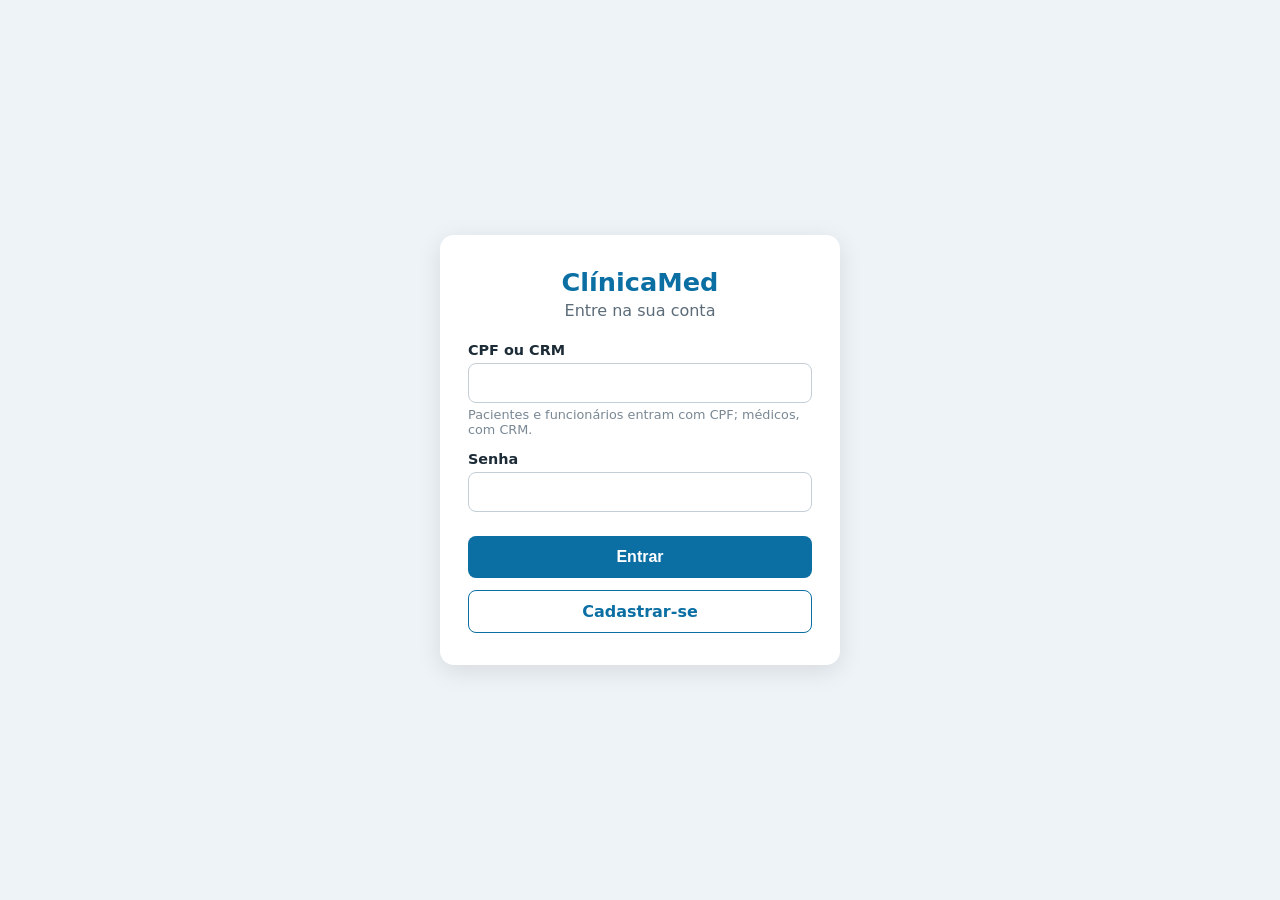
<file: clinicamed/target/classes/static/index.html>
<!DOCTYPE html>
<html lang="pt-BR">
<head>
    <meta charset="UTF-8">
    <meta name="viewport" content="width=device-width, initial-scale=1">
    <title>ClínicaMed - Login</title>
    <style>
        * { box-sizing: border-box; }
        body { margin: 0; font-family: system-ui, -apple-system, "Segoe UI", sans-serif; background: #eef3f8; color: #1c2b36;
               display: flex; align-items: center; justify-content: center; min-height: 100vh; padding: 24px 12px; }
        .cartao { background: #fff; width: 100%; max-width: 400px; padding: 32px 28px; border-radius: 14px; box-shadow: 0 6px 24px rgba(0,0,0,.10); }
        h1 { margin: 0 0 4px; font-size: 1.6rem; color: #0b6fa4; text-align: center; }
        .sub { margin: 0 0 22px; color: #5b6b78; text-align: center; }
        label { display: block; margin: 14px 0 5px; font-weight: 600; font-size: .9rem; }
        input { width: 100%; padding: 10px 12px; border: 1px solid #c4ced6; border-radius: 8px; font-size: 1rem; }
        input:focus { outline: 2px solid #0b6fa4; border-color: transparent; }
        button { width: 100%; margin-top: 24px; padding: 12px; border: 0; border-radius: 8px; background: #0b6fa4; color: #fff;
                 font-size: 1rem; font-weight: 600; cursor: pointer; }
        button:hover { background: #095a86; }
        .cadastrar { display: block; margin-top: 12px; padding: 11px; text-align: center; border: 1px solid #0b6fa4; border-radius: 8px;
                     color: #0b6fa4; text-decoration: none; font-weight: 600; }
        .cadastrar:hover { background: #eaf4fa; }
        .dica { font-size: .8rem; color: #7a8894; margin-top: 4px; }
    </style>
</head>
<body>
<main class="cartao">
    <h1>ClínicaMed</h1>
    <p class="sub">Entre na sua conta</p>

    <form method="post" action="/api/login">
        <label for="usuario">CPF ou CRM</label>
        <input type="text" id="usuario" name="usuario" maxlength="20" autocomplete="username" required>
        <div class="dica">Pacientes e funcionários entram com CPF; médicos, com CRM.</div>

        <label for="senha">Senha</label>
        <input type="password" id="senha" name="senha" autocomplete="current-password" required>

        <button type="submit">Entrar</button>
    </form>

    <a class="cadastrar" href="/escolhaPerfil.html">Cadastrar-se</a>
</main>
</body>
</html>
</file>
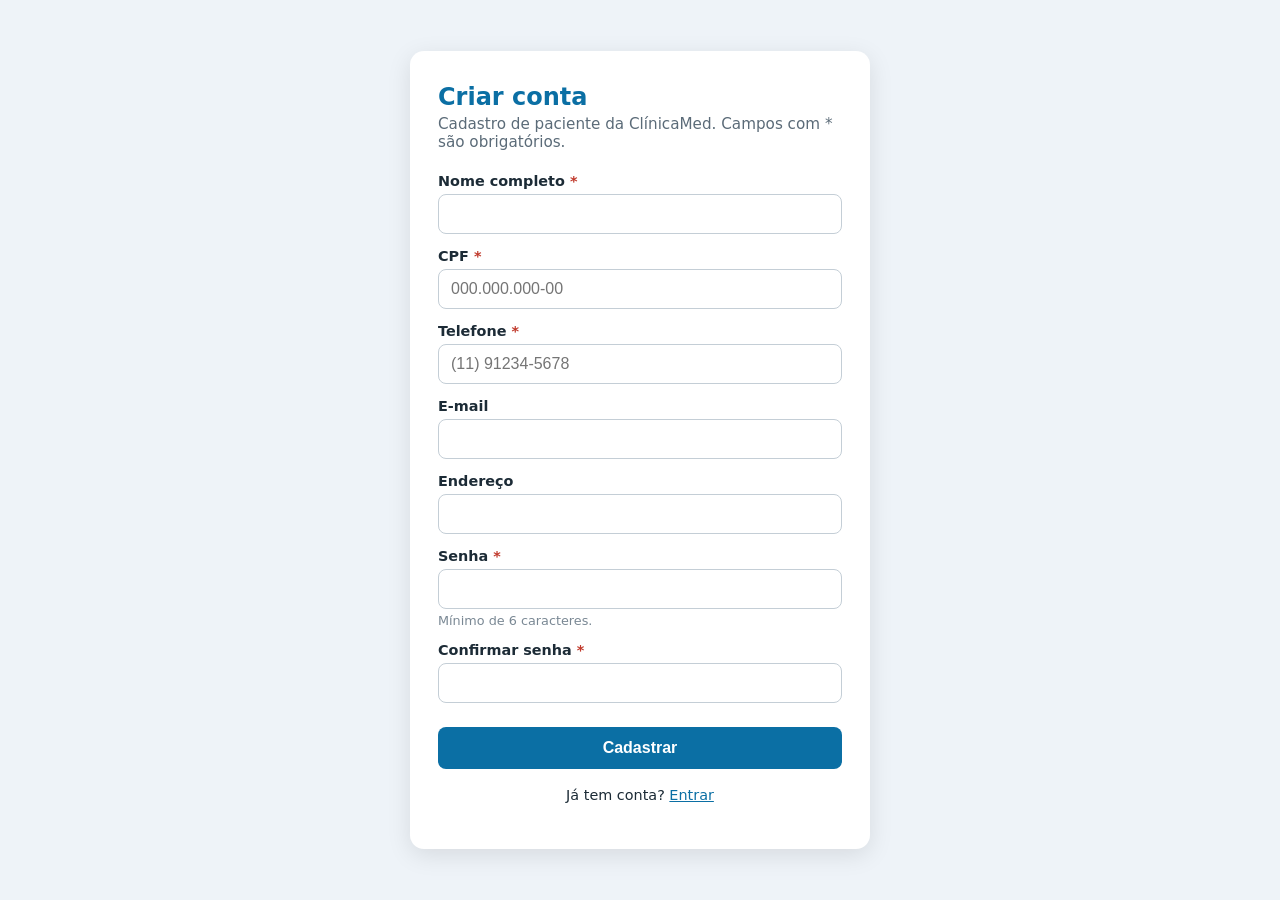
<file: clinicamed/target/classes/static/cadastro.html>
<!DOCTYPE html>
<html lang="pt-BR">
<head>
    <meta charset="UTF-8">
    <meta name="viewport" content="width=device-width, initial-scale=1">
    <title>ClínicaMed - Cadastro</title>
    <style>
        * { box-sizing: border-box; }
        body {
            margin: 0;
            font-family: system-ui, -apple-system, "Segoe UI", sans-serif;
            background: #eef3f8;
            color: #1c2b36;
            display: flex;
            align-items: center;
            justify-content: center;
            min-height: 100vh;
            padding: 24px 12px;
        }
        .cartao {
            background: #fff;
            width: 100%;
            max-width: 460px;
            padding: 32px 28px;
            border-radius: 14px;
            box-shadow: 0 6px 24px rgba(0, 0, 0, .10);
        }
        h1 { margin: 0 0 4px; font-size: 1.5rem; color: #0b6fa4; }
        .sub { margin: 0 0 22px; color: #5b6b78; font-size: .95rem; }
        label { display: block; margin: 14px 0 5px; font-weight: 600; font-size: .9rem; }
        .obrig::after { content: " *"; color: #c0392b; }
        input {
            width: 100%;
            padding: 10px 12px;
            border: 1px solid #c4ced6;
            border-radius: 8px;
            font-size: 1rem;
        }
        input:focus { outline: 2px solid #0b6fa4; border-color: transparent; }
        .dica { font-size: .8rem; color: #7a8894; margin-top: 4px; }
        button {
            width: 100%;
            margin-top: 24px;
            padding: 12px;
            border: 0;
            border-radius: 8px;
            background: #0b6fa4;
            color: #fff;
            font-size: 1rem;
            font-weight: 600;
            cursor: pointer;
        }
        button:hover { background: #095a86; }
        .rodape { text-align: center; margin-top: 18px; font-size: .9rem; }
        .rodape a { color: #0b6fa4; }
    </style>
</head>
<body>
<main class="cartao">
    <h1>Criar conta</h1>
    <p class="sub">Cadastro de paciente da ClínicaMed. Campos com * são obrigatórios.</p>

    <form method="post" action="/api/cadastro/paciente">
        <label class="obrig" for="nome">Nome completo</label>
        <input type="text" id="nome" name="nome" maxlength="100" required autocomplete="name">

        <label class="obrig" for="cpf">CPF</label>
        <input type="text" id="cpf" name="cpf" inputmode="numeric" maxlength="14"
               pattern="(\d{3}\.?\d{3}\.?\d{3}-?\d{2})" placeholder="000.000.000-00"
               title="Digite os 11 números do CPF" required>

        <label class="obrig" for="telefone">Telefone</label>
        <input type="tel" id="telefone" name="telefone" maxlength="20"
               placeholder="(11) 91234-5678" required autocomplete="tel">

        <label for="email">E-mail</label>
        <input type="email" id="email" name="email" maxlength="100" autocomplete="email">

        <label for="endereco">Endereço</label>
        <input type="text" id="endereco" name="endereco" maxlength="200" autocomplete="street-address">

        <label class="obrig" for="senha">Senha</label>
        <input type="password" id="senha" name="senha" minlength="6" required autocomplete="new-password">
        <div class="dica">Mínimo de 6 caracteres.</div>

        <label class="obrig" for="senha2">Confirmar senha</label>
        <input type="password" id="senha2" name="senha2" minlength="6" required autocomplete="new-password">

        <button type="submit">Cadastrar</button>
    </form>

    <p class="rodape">Já tem conta? <a href="/index.html">Entrar</a></p>
</main>
</body>
</html>
</file>
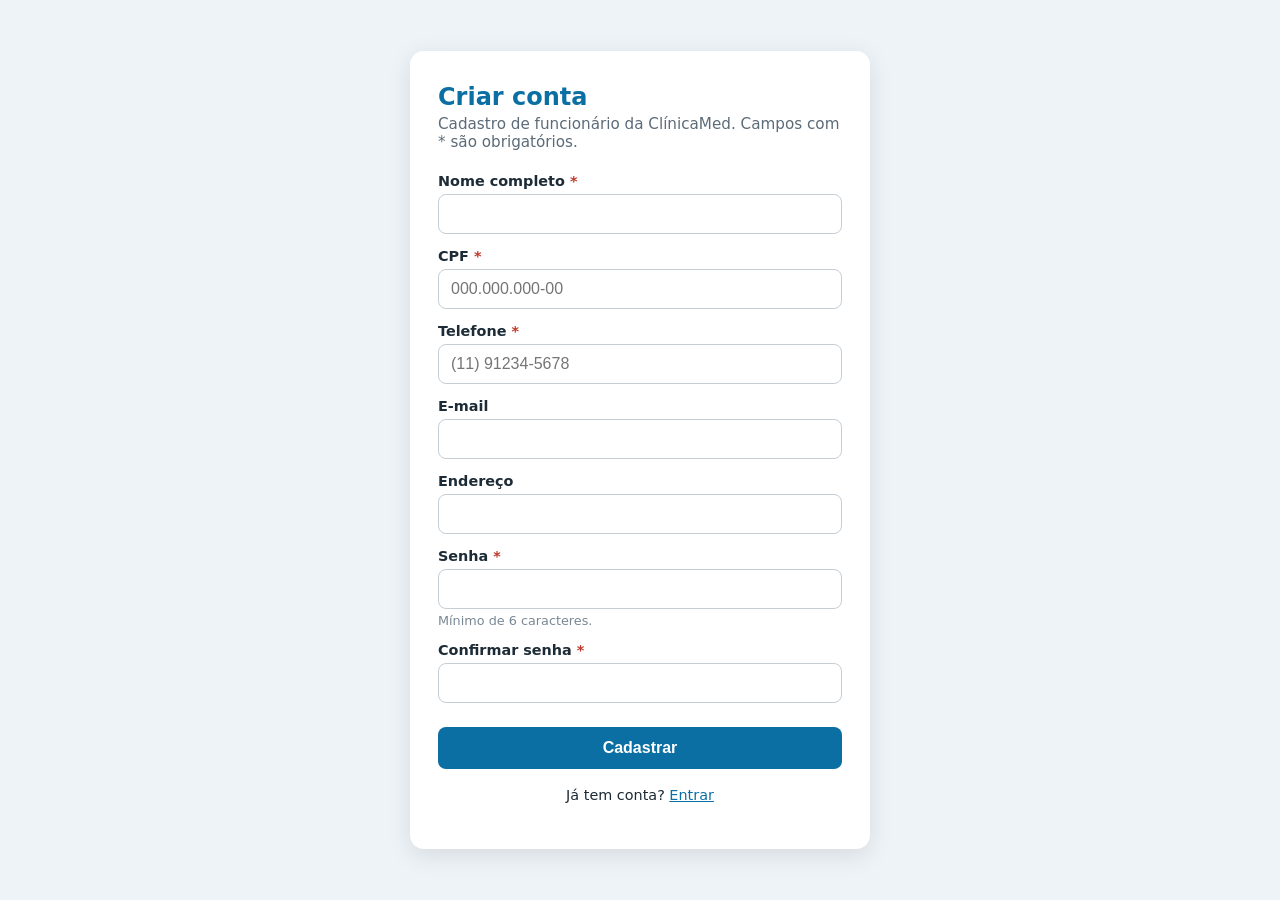
<file: clinicamed/target/classes/static/cadastroFuncionario.html>
<!DOCTYPE html>
<html lang="pt-BR">
<head>
    <meta charset="UTF-8">
    <meta name="viewport" content="width=device-width, initial-scale=1">
    <title>ClínicaMed - Cadastro de funcionário</title>
    <style>
        * { box-sizing: border-box; }
        body {
            margin: 0;
            font-family: system-ui, -apple-system, "Segoe UI", sans-serif;
            background: #eef3f8;
            color: #1c2b36;
            display: flex;
            align-items: center;
            justify-content: center;
            min-height: 100vh;
            padding: 24px 12px;
        }
        .cartao {
            background: #fff;
            width: 100%;
            max-width: 460px;
            padding: 32px 28px;
            border-radius: 14px;
            box-shadow: 0 6px 24px rgba(0, 0, 0, .10);
        }
        h1 { margin: 0 0 4px; font-size: 1.5rem; color: #0b6fa4; }
        .sub { margin: 0 0 22px; color: #5b6b78; font-size: .95rem; }
        label { display: block; margin: 14px 0 5px; font-weight: 600; font-size: .9rem; }
        .obrig::after { content: " *"; color: #c0392b; }
        input {
            width: 100%;
            padding: 10px 12px;
            border: 1px solid #c4ced6;
            border-radius: 8px;
            font-size: 1rem;
        }
        input:focus { outline: 2px solid #0b6fa4; border-color: transparent; }
        .dica { font-size: .8rem; color: #7a8894; margin-top: 4px; }
        button {
            width: 100%;
            margin-top: 24px;
            padding: 12px;
            border: 0;
            border-radius: 8px;
            background: #0b6fa4;
            color: #fff;
            font-size: 1rem;
            font-weight: 600;
            cursor: pointer;
        }
        button:hover { background: #095a86; }
        .rodape { text-align: center; margin-top: 18px; font-size: .9rem; }
        .rodape a { color: #0b6fa4; }
    </style>
</head>
<body>
<main class="cartao">
    <h1>Criar conta</h1>
    <p class="sub">Cadastro de funcionário da ClínicaMed. Campos com * são obrigatórios.</p>

    <form method="post" action="/api/cadastro/funcionario">
        <label class="obrig" for="nome">Nome completo</label>
        <input type="text" id="nome" name="nome" maxlength="100" required autocomplete="name">

        <label class="obrig" for="cpf">CPF</label>
        <input type="text" id="cpf" name="cpf" inputmode="numeric" maxlength="14"
               pattern="(\d{3}\.?\d{3}\.?\d{3}-?\d{2})" placeholder="000.000.000-00"
               title="Digite os 11 números do CPF" required>

        <label class="obrig" for="telefone">Telefone</label>
        <input type="tel" id="telefone" name="telefone" maxlength="20"
               placeholder="(11) 91234-5678" required autocomplete="tel">

        <label for="email">E-mail</label>
        <input type="email" id="email" name="email" maxlength="100" autocomplete="email">

        <label for="endereco">Endereço</label>
        <input type="text" id="endereco" name="endereco" maxlength="200" autocomplete="street-address">

        <label class="obrig" for="senha">Senha</label>
        <input type="password" id="senha" name="senha" minlength="6" required autocomplete="new-password">
        <div class="dica">Mínimo de 6 caracteres.</div>

        <label class="obrig" for="senha2">Confirmar senha</label>
        <input type="password" id="senha2" name="senha2" minlength="6" required autocomplete="new-password">

        <button type="submit">Cadastrar</button>
    </form>

    <p class="rodape">Já tem conta? <a href="/index.html">Entrar</a></p>
</main>
</body>
</html>
</file>
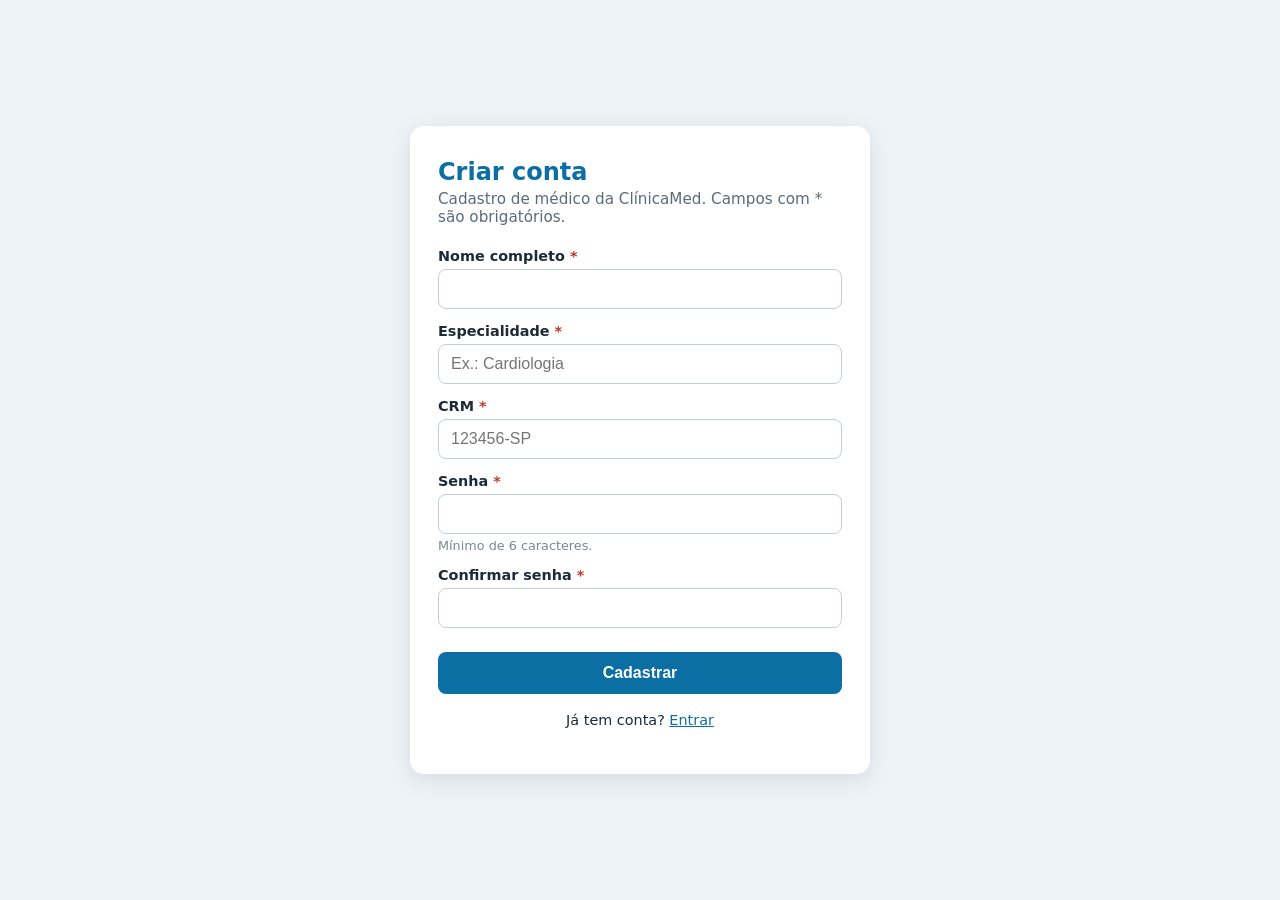
<file: clinicamed/target/classes/static/cadastroMedico.html>
<!DOCTYPE html>
<html lang="pt-BR">
<head>
    <meta charset="UTF-8">
    <meta name="viewport" content="width=device-width, initial-scale=1">
    <title>ClínicaMed - Cadastro de médico</title>
    <style>
        * { box-sizing: border-box; }
        body {
            margin: 0;
            font-family: system-ui, -apple-system, "Segoe UI", sans-serif;
            background: #eef3f8;
            color: #1c2b36;
            display: flex;
            align-items: center;
            justify-content: center;
            min-height: 100vh;
            padding: 24px 12px;
        }
        .cartao {
            background: #fff;
            width: 100%;
            max-width: 460px;
            padding: 32px 28px;
            border-radius: 14px;
            box-shadow: 0 6px 24px rgba(0, 0, 0, .10);
        }
        h1 { margin: 0 0 4px; font-size: 1.5rem; color: #0b6fa4; }
        .sub { margin: 0 0 22px; color: #5b6b78; font-size: .95rem; }
        label { display: block; margin: 14px 0 5px; font-weight: 600; font-size: .9rem; }
        .obrig::after { content: " *"; color: #c0392b; }
        input {
            width: 100%;
            padding: 10px 12px;
            border: 1px solid #c4ced6;
            border-radius: 8px;
            font-size: 1rem;
        }
        input:focus { outline: 2px solid #0b6fa4; border-color: transparent; }
        .dica { font-size: .8rem; color: #7a8894; margin-top: 4px; }
        button {
            width: 100%;
            margin-top: 24px;
            padding: 12px;
            border: 0;
            border-radius: 8px;
            background: #0b6fa4;
            color: #fff;
            font-size: 1rem;
            font-weight: 600;
            cursor: pointer;
        }
        button:hover { background: #095a86; }
        .rodape { text-align: center; margin-top: 18px; font-size: .9rem; }
        .rodape a { color: #0b6fa4; }
    </style>
</head>
<body>
<main class="cartao">
    <h1>Criar conta</h1>
    <p class="sub">Cadastro de médico da ClínicaMed. Campos com * são obrigatórios.</p>

    <form method="post" action="/api/cadastro/medico">
        <label class="obrig" for="nome">Nome completo</label>
        <input type="text" id="nome" name="nome" maxlength="100" required autocomplete="name">

        <label class="obrig" for="especialidade">Especialidade</label>
        <input type="text" id="especialidade" name="especialidade" maxlength="100" placeholder="Ex.: Cardiologia" required>

        <label class="obrig" for="crm">CRM</label>
        <input type="text" id="crm" name="crm" maxlength="20" placeholder="123456-SP" required>

        <label class="obrig" for="senha">Senha</label>
        <input type="password" id="senha" name="senha" minlength="6" required autocomplete="new-password">
        <div class="dica">Mínimo de 6 caracteres.</div>

        <label class="obrig" for="senha2">Confirmar senha</label>
        <input type="password" id="senha2" name="senha2" minlength="6" required autocomplete="new-password">

        <button type="submit">Cadastrar</button>
    </form>

    <p class="rodape">Já tem conta? <a href="/index.html">Entrar</a></p>
</main>
</body>
</html>
</file>
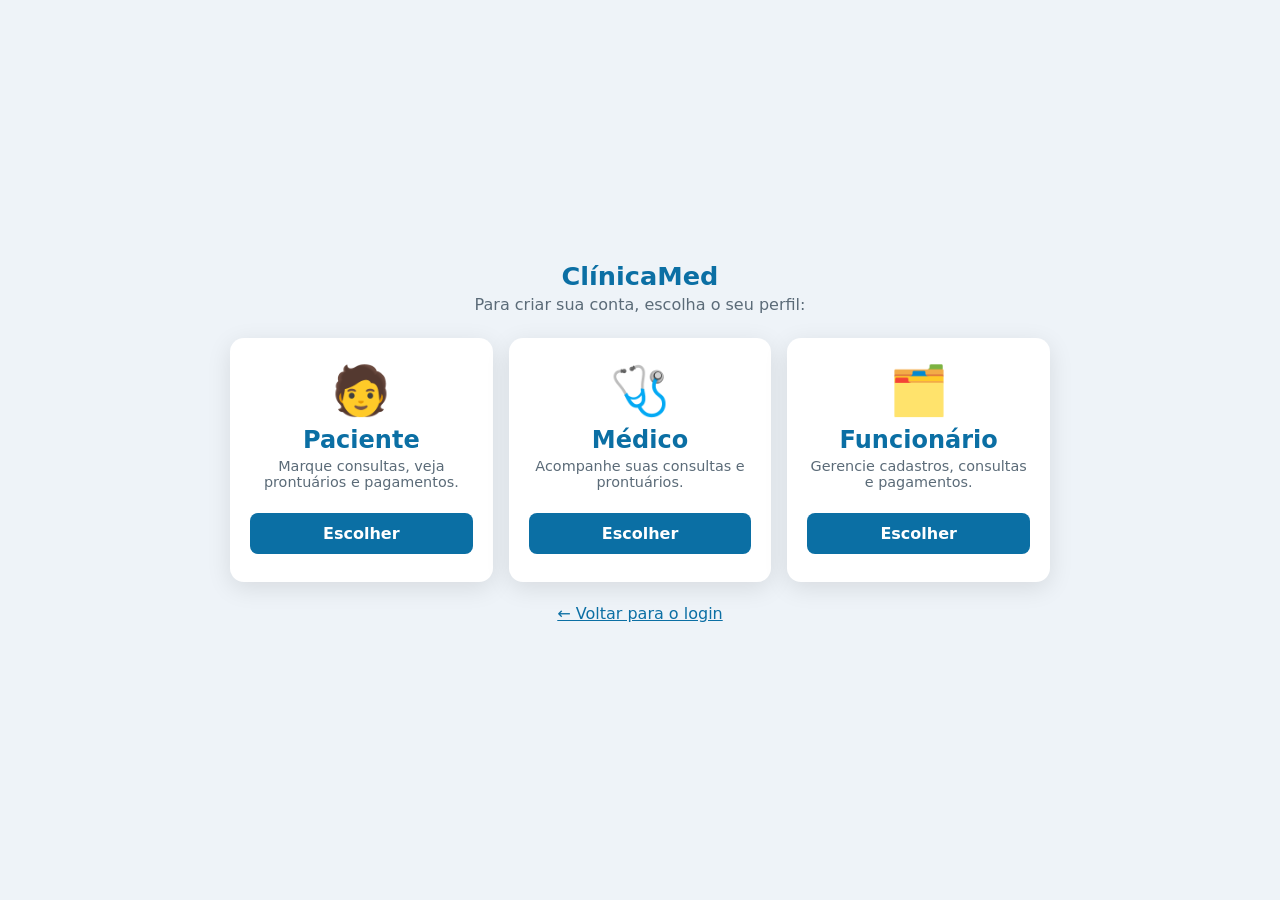
<file: clinicamed/target/classes/static/escolhaPerfil.html>
<!DOCTYPE html>
<html lang="pt-BR">
<head>
    <meta charset="UTF-8">
    <meta name="viewport" content="width=device-width, initial-scale=1">
    <title>ClínicaMed - Escolha seu perfil</title>
    <style>
        * { box-sizing: border-box; }
        body { margin: 0; font-family: system-ui, -apple-system, "Segoe UI", sans-serif; background: #eef3f8; color: #1c2b36;
               display: flex; align-items: center; justify-content: center; min-height: 100vh; padding: 24px 12px; }
        h1 { margin: 0 0 4px; font-size: 1.6rem; color: #0b6fa4; text-align: center; }
        .sub { margin: 0 0 24px; color: #5b6b78; text-align: center; }
        a { color: #0b6fa4; }
        main { width: 100%; max-width: 820px; }
        .grade { display: grid; grid-template-columns: repeat(auto-fit, minmax(220px, 1fr)); gap: 16px; }
        .card { background: #fff; border-radius: 14px; padding: 28px 20px; text-align: center; box-shadow: 0 6px 24px rgba(0,0,0,.10); }
        .icone { font-size: 3rem; line-height: 1; }
        .card h2 { margin: 12px 0 4px; color: #0b6fa4; }
        .card p { margin: 0 0 18px; color: #5b6b78; font-size: .9rem; min-height: 2.6em; }
        .btn { display: block; padding: 11px; border-radius: 8px; text-decoration: none; font-weight: 600; margin-top: 8px; }
        .entrar { background: #0b6fa4; color: #fff; }
        .entrar:hover { background: #095a86; }
        .criar { border: 1px solid #0b6fa4; color: #0b6fa4; }
        .criar:hover { background: #eaf4fa; }
    </style>
</head>
<body>
<main>
    <h1>ClínicaMed</h1>
    <p class="sub">Para criar sua conta, escolha o seu perfil:</p>
    <div class="grade">
        <section class="card">
            <div class="icone">🧑</div>
            <h2>Paciente</h2>
            <p>Marque consultas, veja prontuários e pagamentos.</p>
            <a class="btn entrar" href="/cadastro.html">Escolher</a>
        </section>
        <section class="card">
            <div class="icone">🩺</div>
            <h2>Médico</h2>
            <p>Acompanhe suas consultas e prontuários.</p>
            <a class="btn entrar" href="/cadastroMedico.html">Escolher</a>
        </section>
        <section class="card">
            <div class="icone">🗂️</div>
            <h2>Funcionário</h2>
            <p>Gerencie cadastros, consultas e pagamentos.</p>
            <a class="btn entrar" href="/cadastroFuncionario.html">Escolher</a>
        </section>
    </div>
    <p style="text-align:center;margin-top:22px"><a href="/index.html">&larr; Voltar para o login</a></p>
</main>
</body>
</html>
</file>
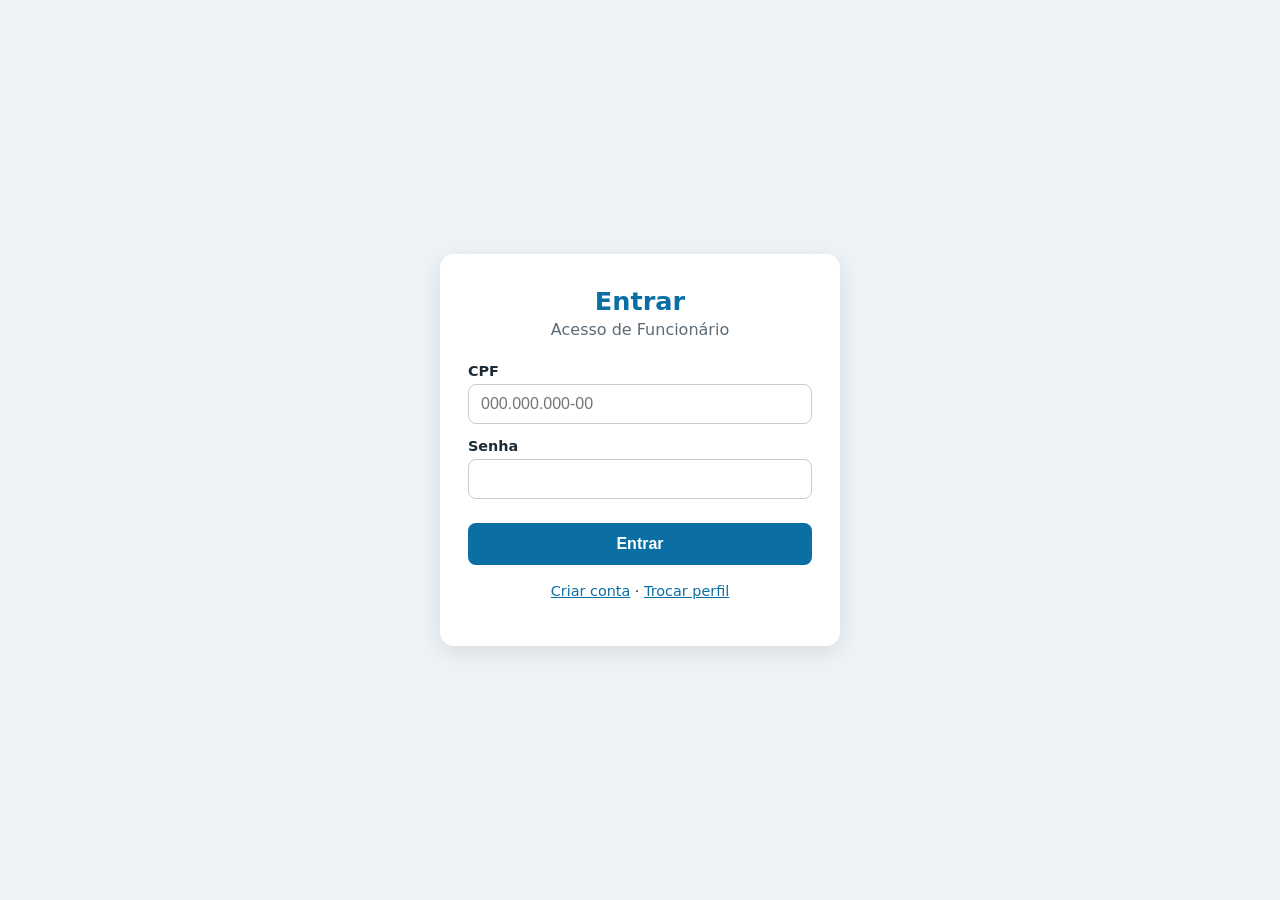
<file: clinicamed/target/classes/static/loginFuncionario.html>
<!DOCTYPE html>
<html lang="pt-BR">
<head>
    <meta charset="UTF-8">
    <meta name="viewport" content="width=device-width, initial-scale=1">
    <title>ClínicaMed - Entrar como Funcionário</title>
    <style>
        * { box-sizing: border-box; }
        body { margin: 0; font-family: system-ui, -apple-system, "Segoe UI", sans-serif; background: #eef3f8; color: #1c2b36;
               display: flex; align-items: center; justify-content: center; min-height: 100vh; padding: 24px 12px; }
        h1 { margin: 0 0 4px; font-size: 1.6rem; color: #0b6fa4; text-align: center; }
        .sub { margin: 0 0 24px; color: #5b6b78; text-align: center; }
        a { color: #0b6fa4; }
        .cartao { background: #fff; width: 100%; max-width: 400px; padding: 32px 28px; border-radius: 14px; box-shadow: 0 6px 24px rgba(0,0,0,.10); }
        label { display: block; margin: 14px 0 5px; font-weight: 600; font-size: .9rem; }
        input { width: 100%; padding: 10px 12px; border: 1px solid #c4ced6; border-radius: 8px; font-size: 1rem; }
        input:focus { outline: 2px solid #0b6fa4; border-color: transparent; }
        button { width: 100%; margin-top: 24px; padding: 12px; border: 0; border-radius: 8px; background: #0b6fa4; color: #fff;
                 font-size: 1rem; font-weight: 600; cursor: pointer; }
        button:hover { background: #095a86; }
        .rodape { text-align: center; margin-top: 18px; font-size: .9rem; }
    </style>
</head>
<body>
    <main class="cartao">
        <h1>Entrar</h1>
        <p class="sub">Acesso de Funcionário</p>

        <form method="post" action="/api/login">
            <input type="hidden" name="perfil" value="FUNCIONARIO">

            <label for="usuario">CPF</label>
            <input type="text" id="usuario" name="usuario" inputmode="numeric" maxlength="14" placeholder="000.000.000-00" autocomplete="username" required>

            <label for="senha">Senha</label>
            <input type="password" id="senha" name="senha" required autocomplete="current-password">

            <button type="submit">Entrar</button>
        </form>

        <p class="rodape"><a href="/cadastroFuncionario.html">Criar conta</a> &middot; <a href="/escolhaPerfil.html">Trocar perfil</a></p>
    </main>
</body>
</html>
</file>
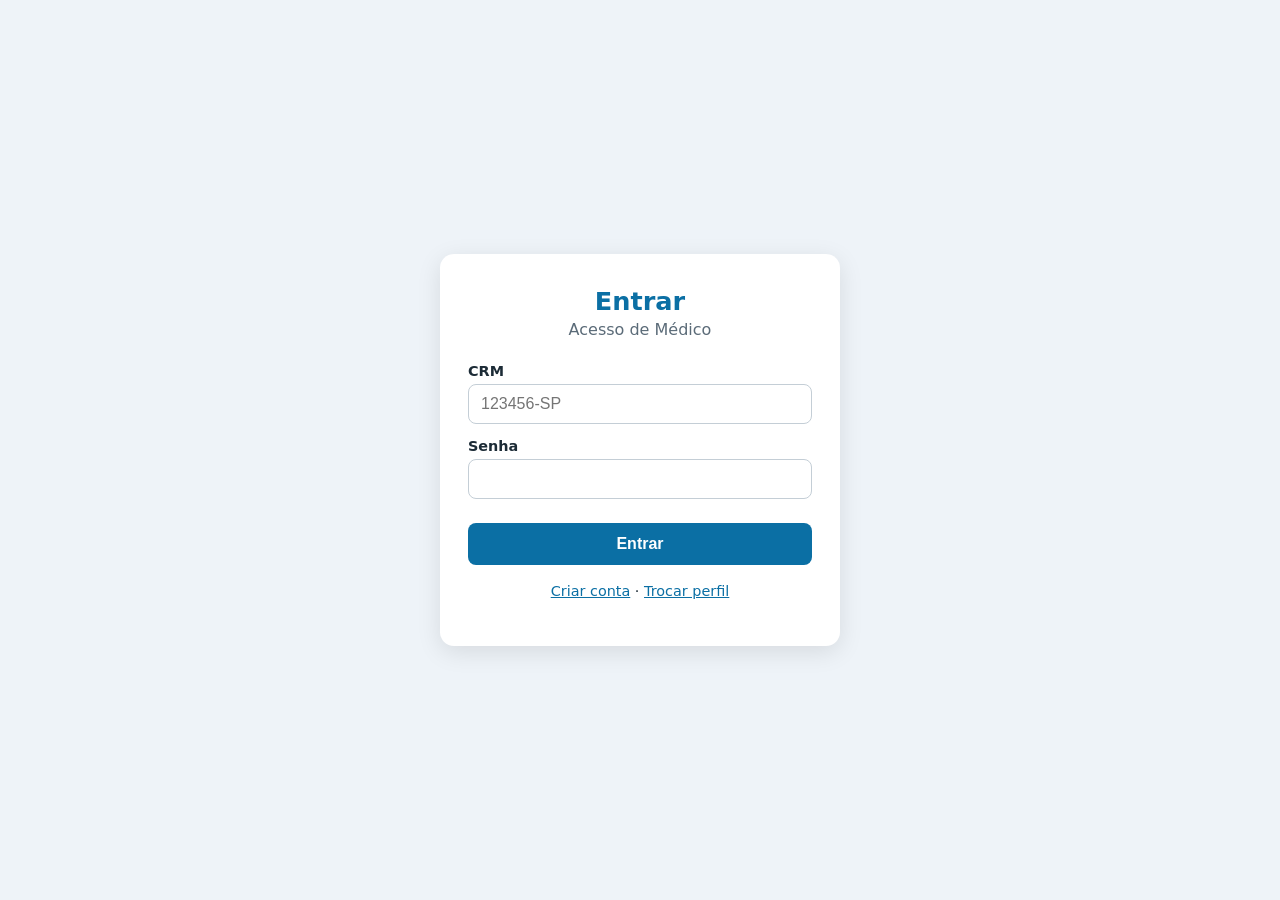
<file: clinicamed/target/classes/static/loginMedico.html>
<!DOCTYPE html>
<html lang="pt-BR">
<head>
    <meta charset="UTF-8">
    <meta name="viewport" content="width=device-width, initial-scale=1">
    <title>ClínicaMed - Entrar como Médico</title>
    <style>
        * { box-sizing: border-box; }
        body { margin: 0; font-family: system-ui, -apple-system, "Segoe UI", sans-serif; background: #eef3f8; color: #1c2b36;
               display: flex; align-items: center; justify-content: center; min-height: 100vh; padding: 24px 12px; }
        h1 { margin: 0 0 4px; font-size: 1.6rem; color: #0b6fa4; text-align: center; }
        .sub { margin: 0 0 24px; color: #5b6b78; text-align: center; }
        a { color: #0b6fa4; }
        .cartao { background: #fff; width: 100%; max-width: 400px; padding: 32px 28px; border-radius: 14px; box-shadow: 0 6px 24px rgba(0,0,0,.10); }
        label { display: block; margin: 14px 0 5px; font-weight: 600; font-size: .9rem; }
        input { width: 100%; padding: 10px 12px; border: 1px solid #c4ced6; border-radius: 8px; font-size: 1rem; }
        input:focus { outline: 2px solid #0b6fa4; border-color: transparent; }
        button { width: 100%; margin-top: 24px; padding: 12px; border: 0; border-radius: 8px; background: #0b6fa4; color: #fff;
                 font-size: 1rem; font-weight: 600; cursor: pointer; }
        button:hover { background: #095a86; }
        .rodape { text-align: center; margin-top: 18px; font-size: .9rem; }
    </style>
</head>
<body>
    <main class="cartao">
        <h1>Entrar</h1>
        <p class="sub">Acesso de Médico</p>

        <form method="post" action="/api/login">
            <input type="hidden" name="perfil" value="MEDICO">

            <label for="usuario">CRM</label>
            <input type="text" id="usuario" name="usuario" maxlength="20" placeholder="123456-SP" autocomplete="username" required>

            <label for="senha">Senha</label>
            <input type="password" id="senha" name="senha" required autocomplete="current-password">

            <button type="submit">Entrar</button>
        </form>

        <p class="rodape"><a href="/cadastroMedico.html">Criar conta</a> &middot; <a href="/escolhaPerfil.html">Trocar perfil</a></p>
    </main>
</body>
</html>
</file>
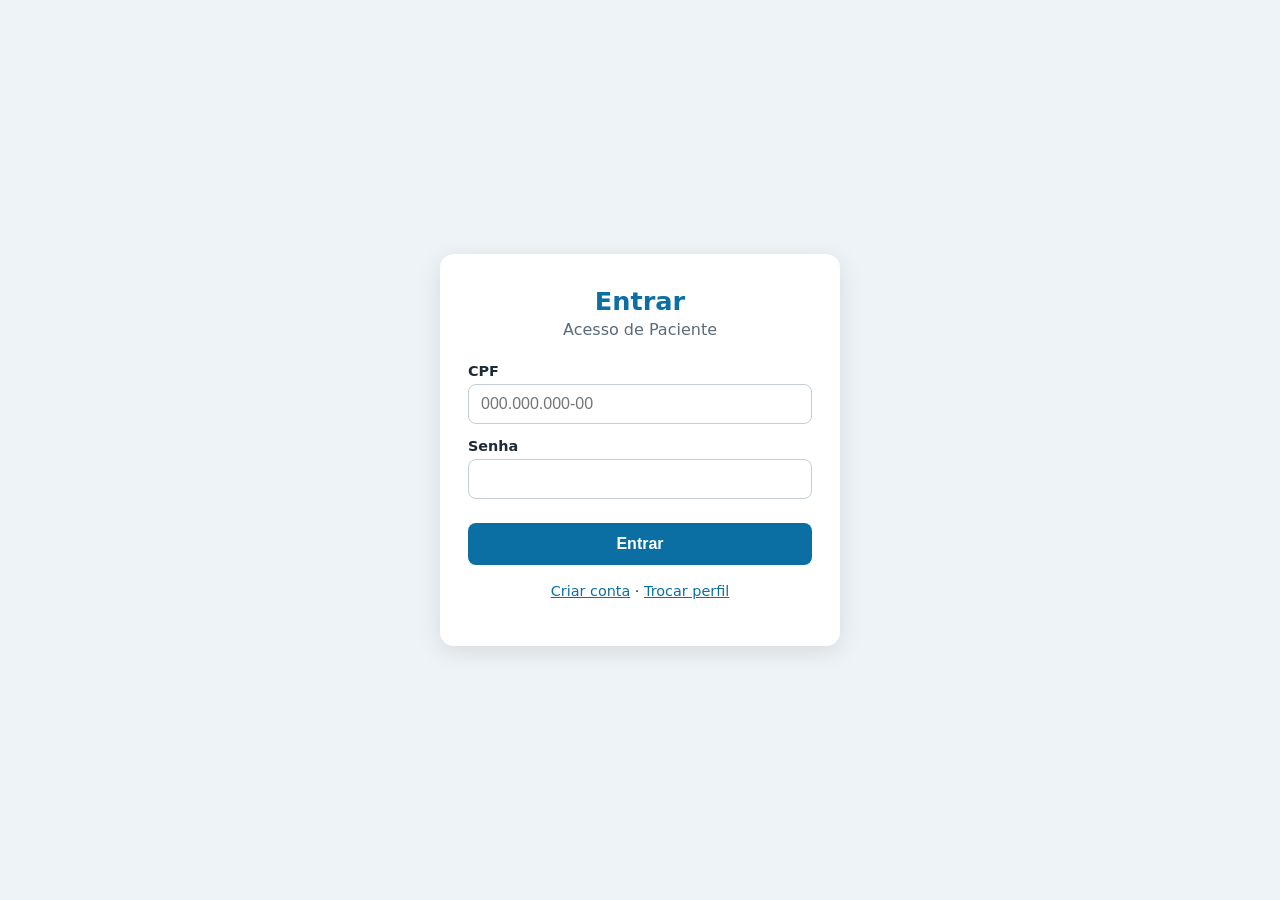
<file: clinicamed/target/classes/static/loginPaciente.html>
<!DOCTYPE html>
<html lang="pt-BR">
<head>
    <meta charset="UTF-8">
    <meta name="viewport" content="width=device-width, initial-scale=1">
    <title>ClínicaMed - Entrar como Paciente</title>
    <style>
        * { box-sizing: border-box; }
        body { margin: 0; font-family: system-ui, -apple-system, "Segoe UI", sans-serif; background: #eef3f8; color: #1c2b36;
               display: flex; align-items: center; justify-content: center; min-height: 100vh; padding: 24px 12px; }
        h1 { margin: 0 0 4px; font-size: 1.6rem; color: #0b6fa4; text-align: center; }
        .sub { margin: 0 0 24px; color: #5b6b78; text-align: center; }
        a { color: #0b6fa4; }
        .cartao { background: #fff; width: 100%; max-width: 400px; padding: 32px 28px; border-radius: 14px; box-shadow: 0 6px 24px rgba(0,0,0,.10); }
        label { display: block; margin: 14px 0 5px; font-weight: 600; font-size: .9rem; }
        input { width: 100%; padding: 10px 12px; border: 1px solid #c4ced6; border-radius: 8px; font-size: 1rem; }
        input:focus { outline: 2px solid #0b6fa4; border-color: transparent; }
        button { width: 100%; margin-top: 24px; padding: 12px; border: 0; border-radius: 8px; background: #0b6fa4; color: #fff;
                 font-size: 1rem; font-weight: 600; cursor: pointer; }
        button:hover { background: #095a86; }
        .rodape { text-align: center; margin-top: 18px; font-size: .9rem; }
    </style>
</head>
<body>
    <main class="cartao">
        <h1>Entrar</h1>
        <p class="sub">Acesso de Paciente</p>

        <form method="post" action="/api/login">
            <input type="hidden" name="perfil" value="PACIENTE">

            <label for="usuario">CPF</label>
            <input type="text" id="usuario" name="usuario" inputmode="numeric" maxlength="14" placeholder="000.000.000-00" autocomplete="username" required>

            <label for="senha">Senha</label>
            <input type="password" id="senha" name="senha" required autocomplete="current-password">

            <button type="submit">Entrar</button>
        </form>

        <p class="rodape"><a href="/cadastro.html">Criar conta</a> &middot; <a href="/escolhaPerfil.html">Trocar perfil</a></p>
    </main>
</body>
</html>
</file>
